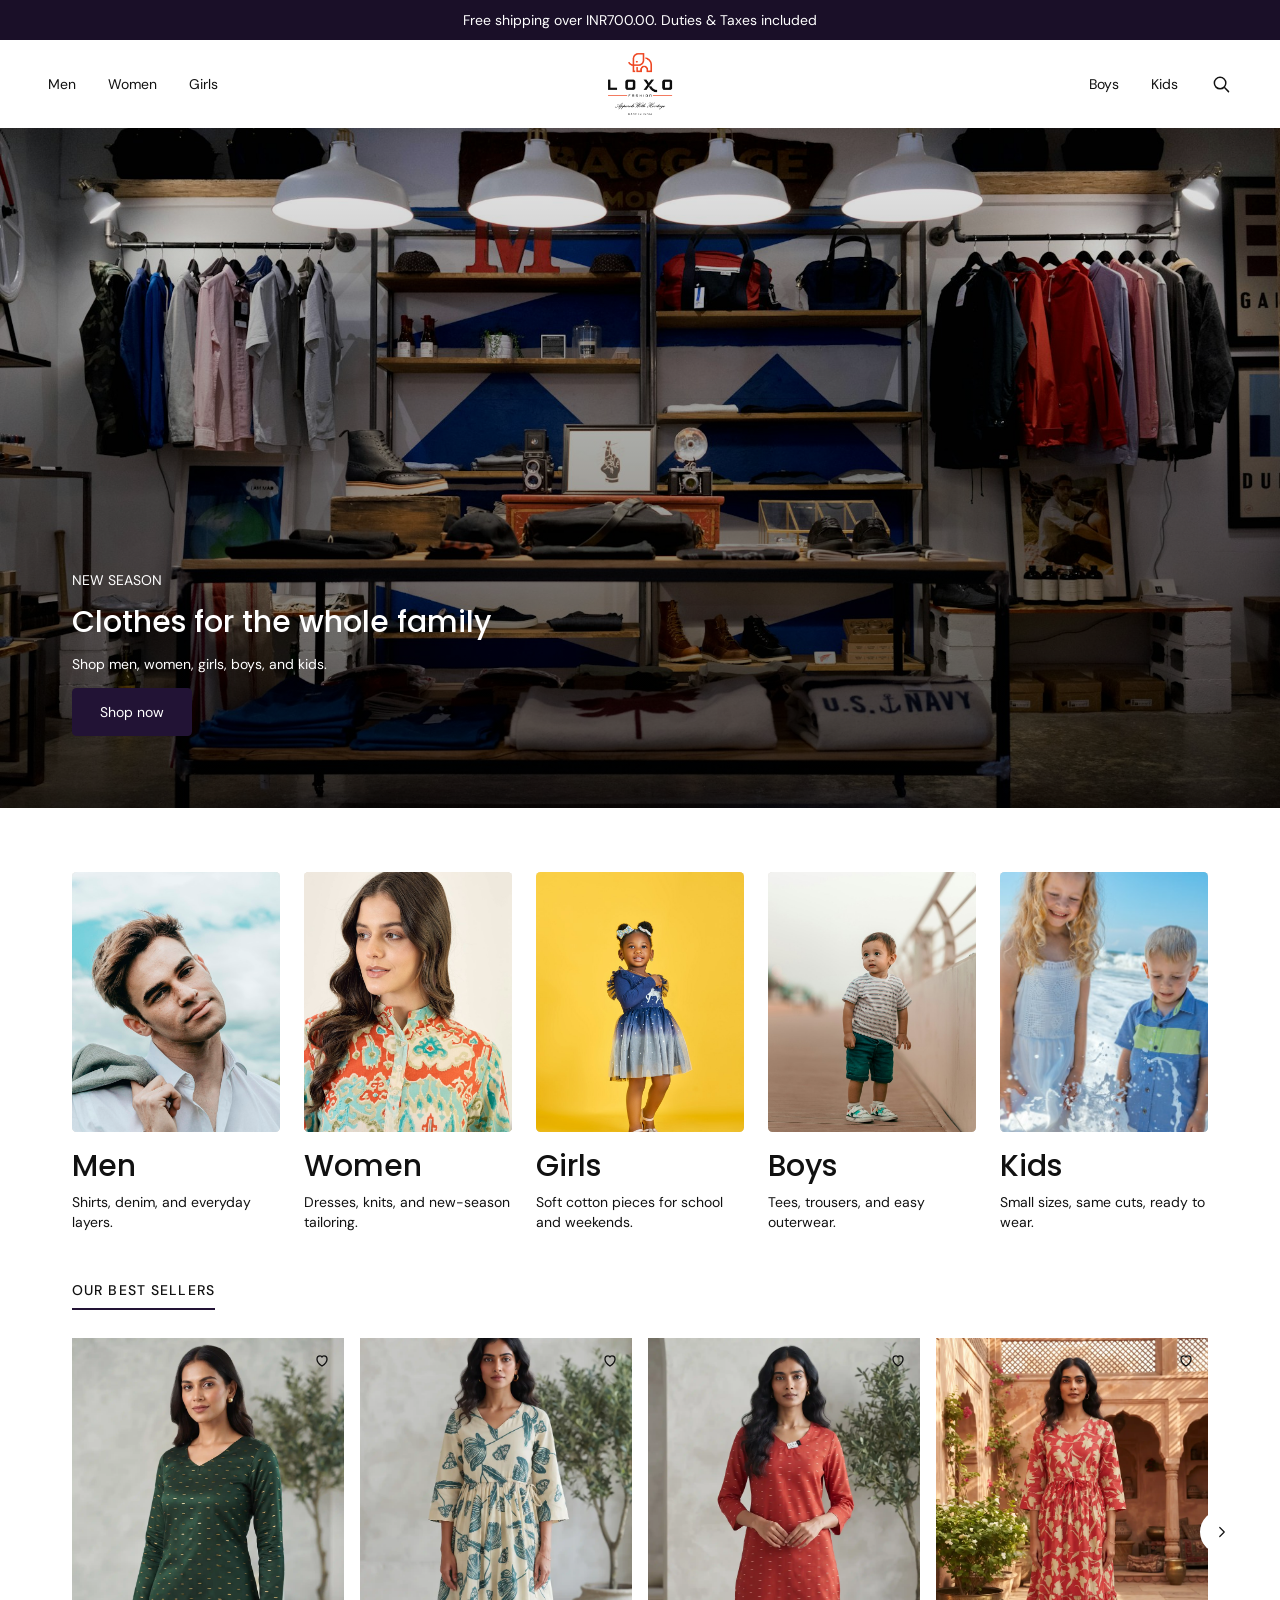
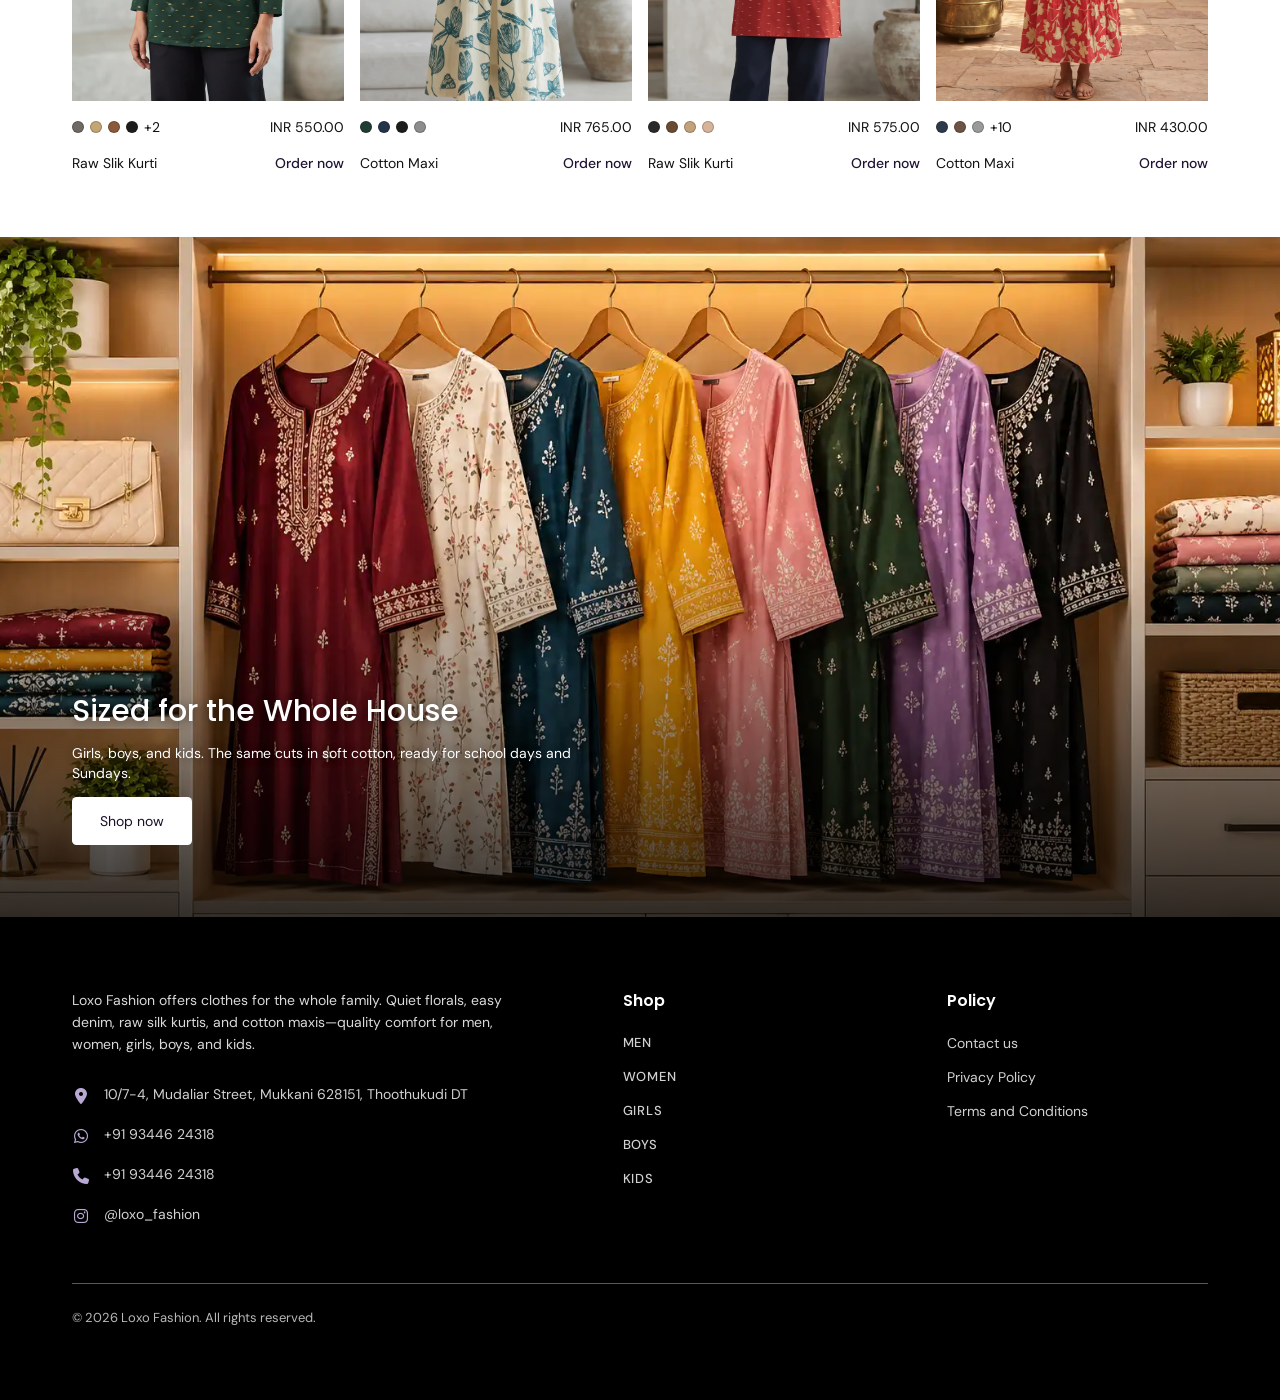
<file: index.html>
<!DOCTYPE html>
<html lang="en">
  <head>
    <meta charset="UTF-8" />
    <meta name="viewport" content="width=device-width, initial-scale=1" />
    <title>Loxo Fashion</title>
    <link rel="preconnect" href="https://fonts.googleapis.com" />
    <link rel="preconnect" href="https://fonts.gstatic.com" crossorigin />
    <link
      href="https://fonts.googleapis.com/css2?family=DM+Sans:opsz,wght@9..40,400;9..40,500&family=Poppins:wght@400;500;600&display=swap"
      rel="stylesheet"
    />
    <link rel="stylesheet" href="https://cdnjs.cloudflare.com/ajax/libs/font-awesome/6.7.2/css/all.min.css" />
    <link rel="stylesheet" href="styles.css" />
  </head>
  <body>
    <p class="promo">Free shipping over INR700.00. Duties &amp; Taxes included</p>

    <header class="header" data-header>
      <button class="menu-toggle" type="button" aria-expanded="false" aria-controls="site-nav" data-menu-toggle>
        <span class="visually-hidden">Menu</span>
        <svg width="22" height="22" viewBox="0 0 24 24" fill="none" stroke="currentColor" stroke-width="1.6" aria-hidden="true">
          <path d="M4 7h16M4 12h16M4 17h16" stroke-linecap="round" />
        </svg>
      </button>

      <nav class="nav nav-left" id="site-nav" aria-label="Categories" data-nav>
        <a href="#men">Men</a>
        <a href="#women">Women</a>
        <a href="#girls">Girls</a>
        <a class="nav-right-link" href="#boys">Boys</a>
        <a class="nav-right-link" href="#kids">Kids</a>
      </nav>

      <a class="logo" href="#top"><img src="images/l.png" alt="Loxo Fashion" width="72" height="72" /></a>

      <div class="nav nav-right">
        <a href="#boys">Boys</a>
        <a href="#kids">Kids</a>
        <button class="search-toggle" type="button" aria-expanded="false" aria-controls="search-panel" data-search-toggle>
          <span class="visually-hidden">Search</span>
          <svg width="22" height="22" viewBox="0 0 24 24" fill="none" stroke="currentColor" stroke-width="1.6" stroke-linecap="round" aria-hidden="true">
            <circle cx="11" cy="11" r="6.25" />
            <path d="M16.1 16.2 20.2 20.3" />
          </svg>
        </button>
      </div>

      <form class="search-panel" id="search-panel" role="search" hidden data-search-panel>
        <label class="visually-hidden" for="search-input">Search Loxo Fashion</label>
        <input id="search-input" type="search" name="q" placeholder="Search men, women, girls, boys, kids" data-search-input />
        <button class="search-close" type="button" data-search-close>Close</button>
      </form>
    </header>

    <main id="top">
      <section class="hero" aria-label="New season">
        <div class="hero-copy">
          <p class="eyebrow">New season</p>
          <h1>Clothes for the whole family</h1>
          <p class="hero-text">Shop men, women, girls, boys, and kids.</p>
          <a class="cta" href="#men">Shop now</a>
        </div>
      </section>

      <section class="catalog" aria-label="Categories">
        <h2 class="visually-hidden">Shop by category</h2>
        <article id="men">
          <img class="catalog-photo" src="images/cat-men.jpg" alt="Man in a white shirt" style="object-position: center 30%" loading="lazy" />
          <h3>Men</h3><p>Shirts, denim, and everyday layers.</p>
        </article>
        <article id="women">
          <img class="catalog-photo" src="images/cat-women.jpg" alt="Woman in a printed kurti" style="object-position: center 30%" loading="lazy" />
          <h3>Women</h3><p>Dresses, knits, and new-season tailoring.</p>
        </article>
        <article id="girls">
          <img class="catalog-photo" src="images/cat-girls.jpg" alt="Girl in a starry blue dress" style="object-position: center 30%" loading="lazy" />
          <h3>Girls</h3><p>Soft cotton pieces for school and weekends.</p>
        </article>
        <article id="boys">
          <img class="catalog-photo" src="images/cat-boys.jpg" alt="Boy in a striped tee and denim shorts" style="object-position: center 35%" loading="lazy" />
          <h3>Boys</h3><p>Tees, trousers, and easy outerwear.</p>
        </article>
        <article id="kids">
          <img class="catalog-photo" src="images/cat-kids.jpg" alt="Two kids playing at the beach" style="object-position: center 30%" loading="lazy" />
          <h3>Kids</h3><p>Small sizes, same cuts, ready to wear.</p>
        </article>
      </section>

      <section class="sellers" id="sellers" aria-labelledby="sellers-title">
        <h2 id="sellers-title">Our best sellers</h2>
        <div class="sellers-row" data-sellers>
          <article class="product">
            <div class="product-photo" style="background-image: url('images/Raw_silk_kurti.webp')">
              <a class="product-open" href="product.html?item=mission-ridge-straight-chino"><span class="visually-hidden">Raw Slik Kurti</span></a>
              <button class="wish" type="button" aria-label="Save Raw Slik Kurti" aria-pressed="false">
                <svg width="20" height="20" viewBox="0 0 24 24" fill="none" stroke="currentColor" stroke-width="1.6" aria-hidden="true"><path d="M12 19.2S6 15.5 6 11.1C6 8.7 7.8 7 9.7 7c1.15 0 2.05.55 2.3 1.45C12.25 7.55 13.15 7 14.3 7 16.2 7 18 8.7 18 11.1c0 4.4-6 8.1-6 8.1z" stroke-linejoin="round" /></svg>
              </button>
            </div>
            <div class="swatch-row">
              <div class="swatches" aria-hidden="true"><i style="background:#6e6a64"></i><i style="background:#c4a574"></i><i style="background:#8a5a3a"></i><i style="background:#1c1c1c"></i><span>+2</span></div>
              <p class="product-price">INR 550.00</p>
            </div>
            <div class="product-meta"><p><a href="product.html?item=mission-ridge-straight-chino">Raw Slik Kurti</a></p><a class="order-now" href="product.html?item=mission-ridge-straight-chino">Order now</a></div>
          </article>
          <article class="product">
            <div class="product-photo" style="background-image: url('images/Cotton_Maxi.webp')">
              <a class="product-open" href="product.html?item=mens-alpineglo-sweater"><span class="visually-hidden">Cotton Maxi</span></a>
              <button class="wish" type="button" aria-label="Save Cotton Maxi" aria-pressed="false">
                <svg width="20" height="20" viewBox="0 0 24 24" fill="none" stroke="currentColor" stroke-width="1.6" aria-hidden="true"><path d="M12 19.2S6 15.5 6 11.1C6 8.7 7.8 7 9.7 7c1.15 0 2.05.55 2.3 1.45C12.25 7.55 13.15 7 14.3 7 16.2 7 18 8.7 18 11.1c0 4.4-6 8.1-6 8.1z" stroke-linejoin="round" /></svg>
              </button>
            </div>
            <div class="swatch-row">
              <div class="swatches" aria-hidden="true"><i style="background:#1f3d34"></i><i style="background:#24324a"></i><i style="background:#1c1c1c"></i><i style="background:#8d8d8d"></i></div>
              <p class="product-price">INR 765.00</p>
            </div>
            <div class="product-meta"><p><a href="product.html?item=mens-alpineglo-sweater">Cotton Maxi</a></p><a class="order-now" href="product.html?item=mens-alpineglo-sweater">Order now</a></div>
          </article>
          <article class="product">
            <div class="product-photo" style="background-image: url('images/Raw_silk_kurti_03.webp')">
              <a class="product-open" href="product.html?item=coaster-cord-lean-pant"><span class="visually-hidden">Raw Slik Kurti</span></a>
              <button class="wish" type="button" aria-label="Save Raw Slik Kurti" aria-pressed="false">
                <svg width="20" height="20" viewBox="0 0 24 24" fill="none" stroke="currentColor" stroke-width="1.6" aria-hidden="true"><path d="M12 19.2S6 15.5 6 11.1C6 8.7 7.8 7 9.7 7c1.15 0 2.05.55 2.3 1.45C12.25 7.55 13.15 7 14.3 7 16.2 7 18 8.7 18 11.1c0 4.4-6 8.1-6 8.1z" stroke-linejoin="round" /></svg>
              </button>
            </div>
            <div class="swatch-row">
              <div class="swatches" aria-hidden="true"><i style="background:#2a2a2a"></i><i style="background:#6b4a32"></i><i style="background:#c2a27a"></i><i style="background:#d7b39a"></i></div>
              <p class="product-price">INR 575.00</p>
            </div>
            <div class="product-meta"><p><a href="product.html?item=coaster-cord-lean-pant">Raw Slik Kurti</a></p><a class="order-now" href="product.html?item=coaster-cord-lean-pant">Order now</a></div>
          </article>
          <article class="product">
            <div class="product-photo" style="background-image: url('images/Cotton_Maxi_02.webp')">
              <a class="product-open" href="product.html?item=airsmyth-shirt"><span class="visually-hidden">Cotton Maxi</span></a>
              <button class="wish" type="button" aria-label="Save Cotton Maxi" aria-pressed="false">
                <svg width="20" height="20" viewBox="0 0 24 24" fill="none" stroke="currentColor" stroke-width="1.6" aria-hidden="true"><path d="M12 19.2S6 15.5 6 11.1C6 8.7 7.8 7 9.7 7c1.15 0 2.05.55 2.3 1.45C12.25 7.55 13.15 7 14.3 7 16.2 7 18 8.7 18 11.1c0 4.4-6 8.1-6 8.1z" stroke-linejoin="round" /></svg>
              </button>
            </div>
            <div class="swatch-row">
              <div class="swatches" aria-hidden="true"><i style="background:#2c3a4a"></i><i style="background:#6d5344"></i><i style="background:#9a9a9a"></i><span>+10</span></div>
              <p class="product-price">INR 430.00</p>
            </div>
            <div class="product-meta"><p><a href="product.html?item=airsmyth-shirt">Cotton Maxi</a></p><a class="order-now" href="product.html?item=airsmyth-shirt">Order now</a></div>
          </article>
          <article class="product">
            <div class="product-photo" style="background-image: url('images/Raw_silk_kurti.webp')">
              <a class="product-open" href="product.html?item=harbor-wool-overshirt"><span class="visually-hidden">Raw Slik Kurti</span></a>
              <button class="wish" type="button" aria-label="Save Raw Slik Kurti" aria-pressed="false">
                <svg width="20" height="20" viewBox="0 0 24 24" fill="none" stroke="currentColor" stroke-width="1.6" aria-hidden="true"><path d="M12 19.2S6 15.5 6 11.1C6 8.7 7.8 7 9.7 7c1.15 0 2.05.55 2.3 1.45C12.25 7.55 13.15 7 14.3 7 16.2 7 18 8.7 18 11.1c0 4.4-6 8.1-6 8.1z" stroke-linejoin="round" /></svg>
              </button>
            </div>
            <div class="swatch-row">
              <div class="swatches" aria-hidden="true"><i style="background:#4a4038"></i><i style="background:#8c7355"></i><i style="background:#1c1c1c"></i><span>+3</span></div>
              <p class="product-price">INR 690.00</p>
            </div>
            <div class="product-meta"><p><a href="product.html?item=harbor-wool-overshirt">Raw Slik Kurti</a></p><a class="order-now" href="product.html?item=harbor-wool-overshirt">Order now</a></div>
          </article>
          <article class="product">
            <div class="product-photo" style="background-image: url('images/cotton_maxi_03.webp')">
              <a class="product-open" href="product.html?item=ridgeline-denim-jacket"><span class="visually-hidden">Cotton Maxi</span></a>
              <button class="wish" type="button" aria-label="Save Cotton Maxi" aria-pressed="false">
                <svg width="20" height="20" viewBox="0 0 24 24" fill="none" stroke="currentColor" stroke-width="1.6" aria-hidden="true"><path d="M12 19.2S6 15.5 6 11.1C6 8.7 7.8 7 9.7 7c1.15 0 2.05.55 2.3 1.45C12.25 7.55 13.15 7 14.3 7 16.2 7 18 8.7 18 11.1c0 4.4-6 8.1-6 8.1z" stroke-linejoin="round" /></svg>
              </button>
            </div>
            <div class="swatch-row">
              <div class="swatches" aria-hidden="true"><i style="background:#3d4f66"></i><i style="background:#1c2833"></i><i style="background:#6e7f91"></i></div>
              <p class="product-price">INR 820.00</p>
            </div>
            <div class="product-meta"><p><a href="product.html?item=ridgeline-denim-jacket">Cotton Maxi</a></p><a class="order-now" href="product.html?item=ridgeline-denim-jacket">Order now</a></div>
          </article>
          <article class="product">
            <div class="product-photo" style="background-image: url('images/Raw_silk_kurti_03.webp')">
              <a class="product-open" href="product.html?item=fieldday-cotton-tee"><span class="visually-hidden">Raw Slik Kurti</span></a>
              <button class="wish" type="button" aria-label="Save Raw Slik Kurti" aria-pressed="false">
                <svg width="20" height="20" viewBox="0 0 24 24" fill="none" stroke="currentColor" stroke-width="1.6" aria-hidden="true"><path d="M12 19.2S6 15.5 6 11.1C6 8.7 7.8 7 9.7 7c1.15 0 2.05.55 2.3 1.45C12.25 7.55 13.15 7 14.3 7 16.2 7 18 8.7 18 11.1c0 4.4-6 8.1-6 8.1z" stroke-linejoin="round" /></svg>
              </button>
            </div>
            <div class="swatch-row">
              <div class="swatches" aria-hidden="true"><i style="background:#efe8dc"></i><i style="background:#1c1c1c"></i><i style="background:#6b4a32"></i><i style="background:#2f4a3c"></i></div>
              <p class="product-price">INR 320.00</p>
            </div>
            <div class="product-meta"><p><a href="product.html?item=fieldday-cotton-tee">Raw Slik Kurti</a></p><a class="order-now" href="product.html?item=fieldday-cotton-tee">Order now</a></div>
          </article>
          <article class="product">
            <div class="product-photo" style="background-image: url('images/cotton_Maxi_05.webp')">
              <a class="product-open" href="product.html?item=northline-chore-coat"><span class="visually-hidden">Cotton Maxi</span></a>
              <button class="wish" type="button" aria-label="Save Cotton Maxi" aria-pressed="false">
                <svg width="20" height="20" viewBox="0 0 24 24" fill="none" stroke="currentColor" stroke-width="1.6" aria-hidden="true"><path d="M12 19.2S6 15.5 6 11.1C6 8.7 7.8 7 9.7 7c1.15 0 2.05.55 2.3 1.45C12.25 7.55 13.15 7 14.3 7 16.2 7 18 8.7 18 11.1c0 4.4-6 8.1-6 8.1z" stroke-linejoin="round" /></svg>
              </button>
            </div>
            <div class="swatch-row">
              <div class="swatches" aria-hidden="true"><i style="background:#5c6b4a"></i><i style="background:#c4b49a"></i><i style="background:#2a2a2a"></i><span>+4</span></div>
              <p class="product-price">INR 910.00</p>
            </div>
            <div class="product-meta"><p><a href="product.html?item=northline-chore-coat">Cotton Maxi</a></p><a class="order-now" href="product.html?item=northline-chore-coat">Order now</a></div>
          </article>
        </div>
        <button class="sellers-next" type="button" data-sellers-next aria-label="Next best sellers">
          <svg width="18" height="18" viewBox="0 0 24 24" fill="none" stroke="currentColor" stroke-width="1.6" aria-hidden="true"><path d="M9 6l6 6-6 6" stroke-linecap="round" stroke-linejoin="round" /></svg>
        </button>
      </section>

      <section class="banner" id="house" aria-label="Sized for the whole house">
        <div class="banner-image" role="img" aria-label="Warmly lit kurti wardrobe display at Loxo Fashion">
          <div class="banner-copy">
            <h2>Sized for the Whole House</h2>
            <p>Girls, boys, and kids. The same cuts in soft cotton, ready for school days and Sundays.</p>
            <a class="cta" href="#kids">Shop now</a>
          </div>
        </div>
      </section>
    </main>

    <footer class="site-footer">
      <div class="footer-columns">
        <div class="footer-about">
          <p class="footer-about-text">
            Loxo Fashion offers clothes for the whole family. Quiet florals, easy denim, raw silk kurtis, and cotton
            maxis—quality comfort for men, women, girls, boys, and kids.
          </p>
          <ul class="footer-contact">
            <li>
              <i class="fa-solid fa-location-dot" aria-hidden="true"></i>
              <span>10/7-4, Mudaliar Street, Mukkani 628151, Thoothukudi DT</span>
            </li>
            <li>
              <i class="fa-brands fa-whatsapp" aria-hidden="true"></i>
              <a href="https://wa.me/919344624318" target="_blank" rel="noopener noreferrer">+91&nbsp;93446&nbsp;24318</a>
            </li>
            <li>
              <i class="fa-solid fa-phone" aria-hidden="true"></i>
              <a href="tel:+919344624318">+91&nbsp;93446&nbsp;24318</a>
            </li>
            <li>
              <i class="fa-brands fa-instagram" aria-hidden="true"></i>
              <a href="https://www.instagram.com/loxo_fashion" target="_blank" rel="noopener noreferrer">@loxo_fashion</a>
            </li>
          </ul>
        </div>

        <nav class="footer-column" aria-labelledby="footer-shop-title">
          <p class="footer-column-title" id="footer-shop-title">Shop</p>
          <div class="footer-links footer-links-shop">
            <a href="#men">Men</a>
            <a href="#women">Women</a>
            <a href="#girls">Girls</a>
            <a href="#boys">Boys</a>
            <a href="#kids">Kids</a>
          </div>
        </nav>

        <nav class="footer-column" aria-labelledby="footer-policy-title">
          <p class="footer-column-title" id="footer-policy-title">Policy</p>
          <div class="footer-links">
            <a href="contact.html">Contact us</a>
            <a href="privacy.html">Privacy Policy</a>
            <a href="terms.html">Terms and Conditions</a>
          </div>
        </nav>
      </div>

      <div class="footer-base">
        <p>© 2026 Loxo Fashion. All rights reserved.</p>
      </div>
    </footer>

    <script src="products-data.js"></script>
    <script src="orders.js"></script>
    <script src="main.js"></script>
  </body>
</html>
</file>
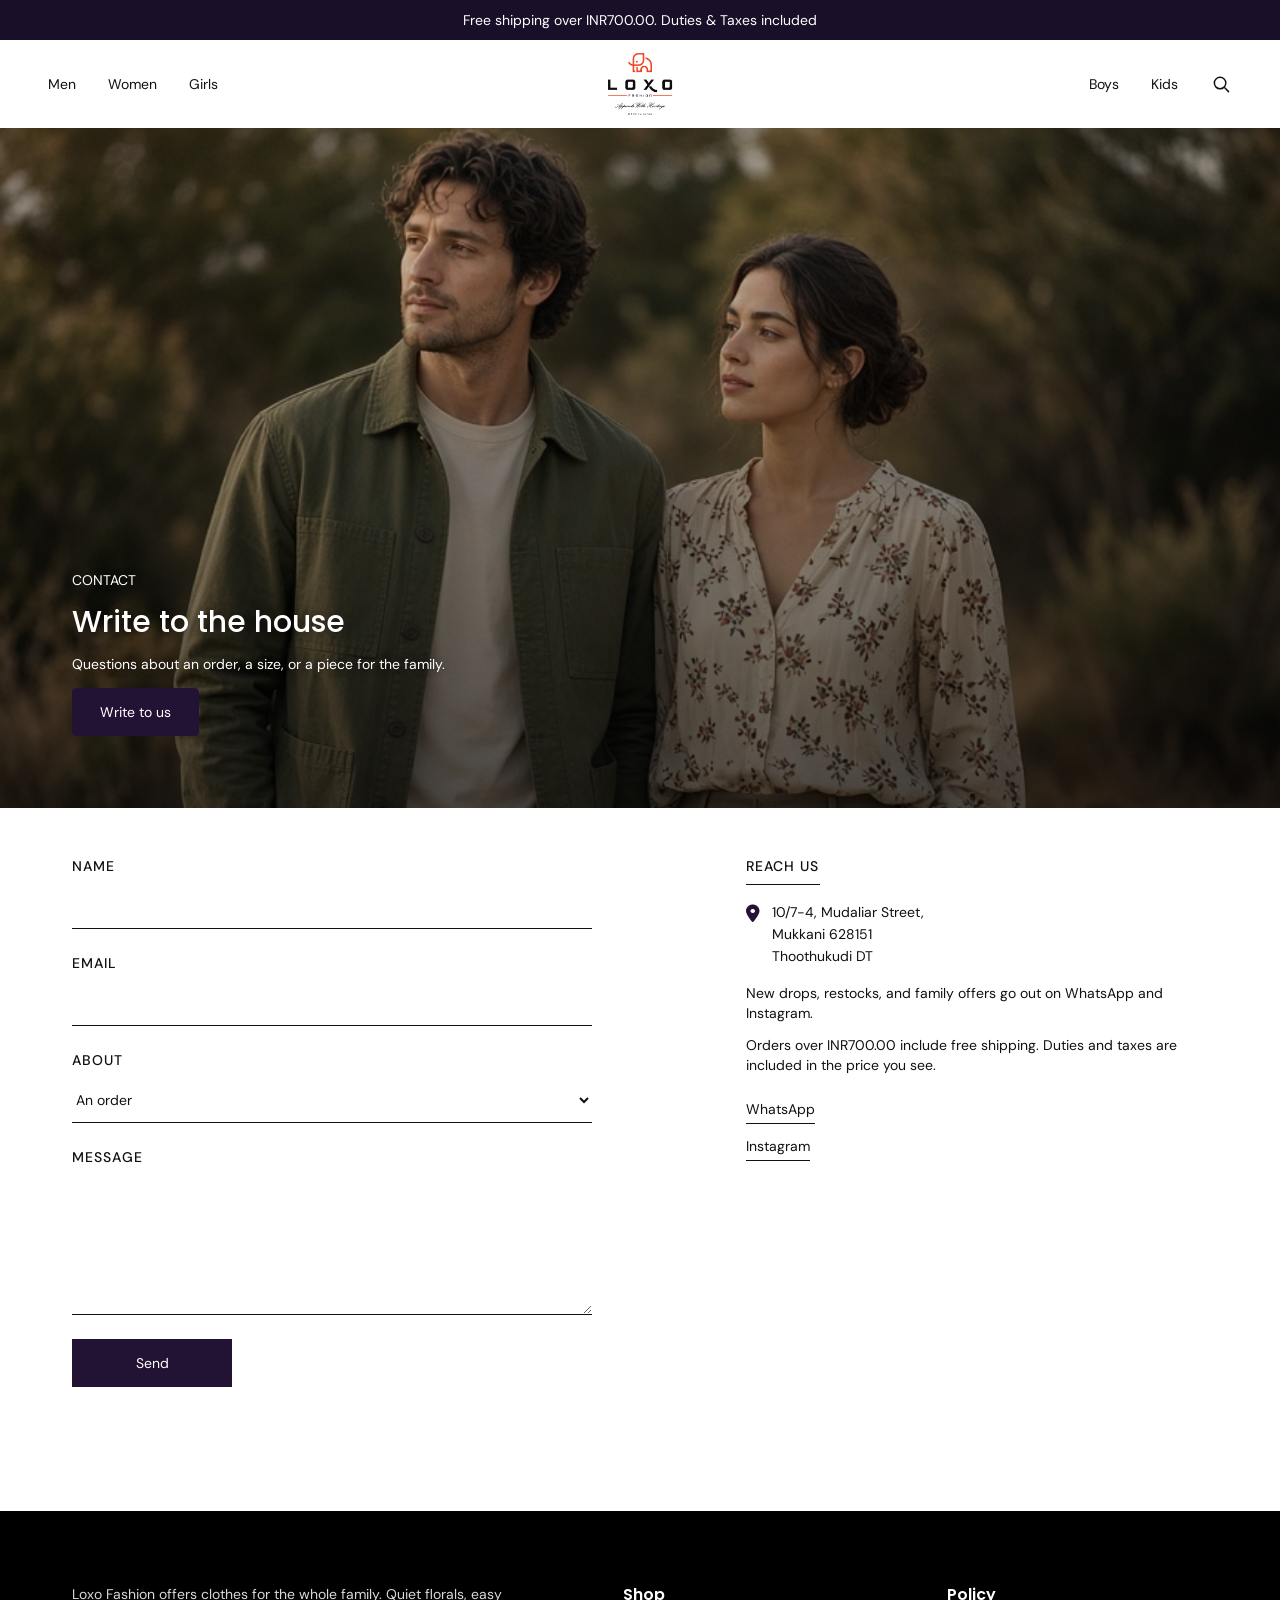
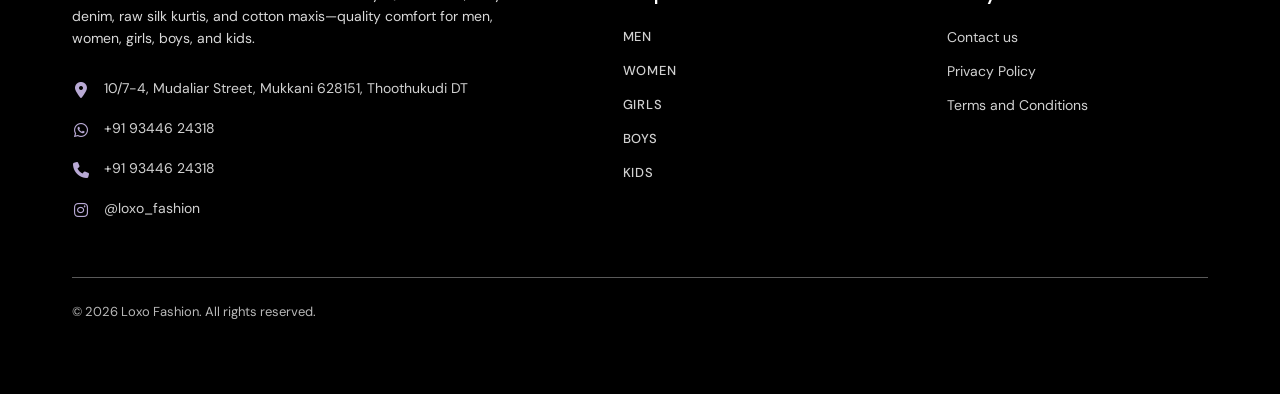
<file: contact.html>
<!DOCTYPE html>
<html lang="en">
  <head>
    <meta charset="UTF-8" />
    <meta name="viewport" content="width=device-width, initial-scale=1" />
    <title>Contact — Loxo Fashion</title>
    <link rel="preconnect" href="https://fonts.googleapis.com" />
    <link rel="preconnect" href="https://fonts.gstatic.com" crossorigin />
    <link
      href="https://fonts.googleapis.com/css2?family=DM+Sans:opsz,wght@9..40,400;9..40,500&family=Poppins:wght@400;500;600&display=swap"
      rel="stylesheet"
    />
    <link rel="stylesheet" href="https://cdnjs.cloudflare.com/ajax/libs/font-awesome/6.7.2/css/all.min.css" />
    <link rel="stylesheet" href="styles.css" />
  </head>
  <body>
    <p class="promo">Free shipping over INR700.00. Duties &amp; Taxes included</p>

    <header class="header" data-header>
      <button class="menu-toggle" type="button" aria-expanded="false" aria-controls="site-nav" data-menu-toggle>
        <span class="visually-hidden">Menu</span>
        <svg width="22" height="22" viewBox="0 0 24 24" fill="none" stroke="currentColor" stroke-width="1.6" aria-hidden="true">
          <path d="M4 7h16M4 12h16M4 17h16" stroke-linecap="round" />
        </svg>
      </button>

      <nav class="nav nav-left" id="site-nav" aria-label="Categories" data-nav>
        <a href="index.html#men">Men</a>
        <a href="index.html#women">Women</a>
        <a href="index.html#girls">Girls</a>
        <a class="nav-right-link" href="index.html#boys">Boys</a>
        <a class="nav-right-link" href="index.html#kids">Kids</a>
      </nav>

      <a class="logo" href="index.html"><img src="images/l.png" alt="Loxo Fashion" width="72" height="72" /></a>

      <div class="nav nav-right">
        <a href="index.html#boys">Boys</a>
        <a href="index.html#kids">Kids</a>
        <button class="search-toggle" type="button" aria-expanded="false" aria-controls="search-panel" data-search-toggle>
          <span class="visually-hidden">Search</span>
          <svg width="22" height="22" viewBox="0 0 24 24" fill="none" stroke="currentColor" stroke-width="1.6" stroke-linecap="round" aria-hidden="true">
            <circle cx="11" cy="11" r="6.25" />
            <path d="M16.1 16.2 20.2 20.3" />
          </svg>
        </button>
      </div>

      <form class="search-panel" id="search-panel" role="search" hidden data-search-panel>
        <label class="visually-hidden" for="search-input">Search Loxo Fashion</label>
        <input id="search-input" type="search" name="q" placeholder="Search men, women, girls, boys, kids" data-search-input />
        <button class="search-close" type="button" data-search-close>Close</button>
      </form>
    </header>

    <main>
      <section class="hero contact-hero" aria-labelledby="contact-title">
        <div class="hero-copy">
          <p class="eyebrow">Contact</p>
          <h1 id="contact-title">Write to the house</h1>
          <p class="hero-text">Questions about an order, a size, or a piece for the family.</p>
          <a class="cta" href="#write">Write to us</a>
        </div>
      </section>

      <div class="contact" id="write">
      <section aria-label="Message">
        <form class="contact-form" data-contact>
          <label class="contact-field">
            <span>Name</span>
            <input type="text" name="name" required autocomplete="name" />
          </label>
          <label class="contact-field">
            <span>Email</span>
            <input type="email" name="email" required autocomplete="email" />
          </label>
          <label class="contact-field">
            <span>About</span>
            <select name="about">
              <option>An order</option>
              <option>Sizing</option>
              <option>The house</option>
            </select>
          </label>
          <label class="contact-field">
            <span>Message</span>
            <textarea name="message" required></textarea>
          </label>
          <button class="order-submit" type="submit">Send</button>
          <p class="contact-status" data-contact-status role="status"></p>
        </form>
      </section>

      <aside class="contact-aside">
        <h2>Reach us</h2>
        <div class="contact-address-wrap">
          <i class="fa-solid fa-location-dot" aria-hidden="true"></i>
          <address class="contact-address">
            10/7-4, Mudaliar Street,<br />
            Mukkani 628151<br />
            Thoothukudi DT
          </address>
        </div>
        <p>New drops, restocks, and family offers go out on WhatsApp and Instagram.</p>
        <p>Orders over INR700.00 include free shipping. Duties and taxes are included in the price you see.</p>
        <div class="contact-ways">
          <a href="https://chat.whatsapp.com/" target="_blank" rel="noopener noreferrer">WhatsApp</a>
          <a href="https://www.instagram.com/loxo_fashion" target="_blank" rel="noopener noreferrer">Instagram</a>
        </div>
      </aside>
      </div>
    </main>

    <footer class="site-footer">
      <div class="footer-columns">
        <div class="footer-about">
          <p class="footer-about-text">
            Loxo Fashion offers clothes for the whole family. Quiet florals, easy denim, raw silk kurtis, and cotton
            maxis—quality comfort for men, women, girls, boys, and kids.
          </p>
          <ul class="footer-contact">
            <li>
              <i class="fa-solid fa-location-dot" aria-hidden="true"></i>
              <span>10/7-4, Mudaliar Street, Mukkani 628151, Thoothukudi DT</span>
            </li>
            <li>
              <i class="fa-brands fa-whatsapp" aria-hidden="true"></i>
              <a href="https://wa.me/919344624318" target="_blank" rel="noopener noreferrer">+91&nbsp;93446&nbsp;24318</a>
            </li>
            <li>
              <i class="fa-solid fa-phone" aria-hidden="true"></i>
              <a href="tel:+919344624318">+91&nbsp;93446&nbsp;24318</a>
            </li>
            <li>
              <i class="fa-brands fa-instagram" aria-hidden="true"></i>
              <a href="https://www.instagram.com/loxo_fashion" target="_blank" rel="noopener noreferrer">@loxo_fashion</a>
            </li>
          </ul>
        </div>

        <nav class="footer-column" aria-labelledby="footer-shop-title">
          <p class="footer-column-title" id="footer-shop-title">Shop</p>
          <div class="footer-links footer-links-shop">
            <a href="index.html#men">Men</a>
            <a href="index.html#women">Women</a>
            <a href="index.html#girls">Girls</a>
            <a href="index.html#boys">Boys</a>
            <a href="index.html#kids">Kids</a>
          </div>
        </nav>

        <nav class="footer-column" aria-labelledby="footer-policy-title">
          <p class="footer-column-title" id="footer-policy-title">Policy</p>
          <div class="footer-links">
            <a href="contact.html">Contact us</a>
            <a href="privacy.html">Privacy Policy</a>
            <a href="terms.html">Terms and Conditions</a>
          </div>
        </nav>
      </div>

      <div class="footer-base">
        <p>© 2026 Loxo Fashion. All rights reserved.</p>
      </div>
    </footer>

    <script src="main.js"></script>
    <script>
      const form = document.querySelector("[data-contact]");
      const status = document.querySelector("[data-contact-status]");

      form.addEventListener("submit", (event) => {
        event.preventDefault();
        const data = new FormData(form);
        status.textContent = "Message noted. " + data.get("name") + ", we will write back about " + String(data.get("about")).toLowerCase() + ".";
        form.reset();
      });
    </script>
  </body>
</html>
</file>
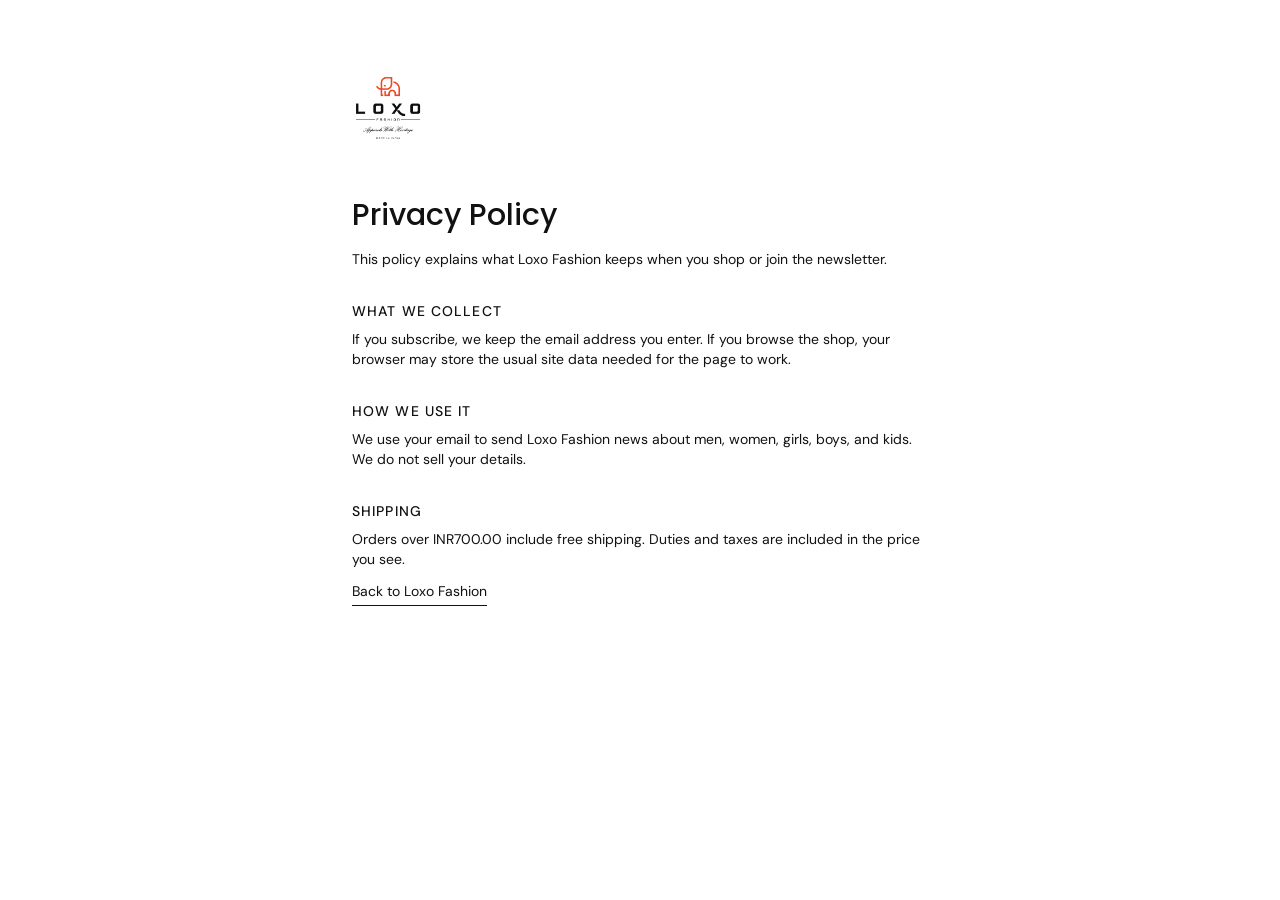
<file: privacy.html>
<!DOCTYPE html>
<html lang="en">
  <head>
    <meta charset="UTF-8" />
    <meta name="viewport" content="width=device-width, initial-scale=1" />
    <title>Privacy Policy — Loxo Fashion</title>
    <link rel="preconnect" href="https://fonts.googleapis.com" />
    <link rel="preconnect" href="https://fonts.gstatic.com" crossorigin />
    <link
      href="https://fonts.googleapis.com/css2?family=DM+Sans:opsz,wght@9..40,400;9..40,500&family=Poppins:wght@400;500;600&display=swap"
      rel="stylesheet"
    />
    <link rel="stylesheet" href="styles.css" />
  </head>
  <body>
    <main class="legal">
      <a class="legal-logo" href="index.html"><img src="images/l.png" alt="Loxo Fashion" width="72" height="72" /></a>
      <h1>Privacy Policy</h1>
      <p>This policy explains what Loxo Fashion keeps when you shop or join the newsletter.</p>
      <h2>What we collect</h2>
      <p>If you subscribe, we keep the email address you enter. If you browse the shop, your browser may store the usual site data needed for the page to work.</p>
      <h2>How we use it</h2>
      <p>We use your email to send Loxo Fashion news about men, women, girls, boys, and kids. We do not sell your details.</p>
      <h2>Shipping</h2>
      <p>Orders over INR700.00 include free shipping. Duties and taxes are included in the price you see.</p>
      <p class="legal-back"><a href="index.html">Back to Loxo Fashion</a></p>
    </main>
  </body>
</html>
</file>
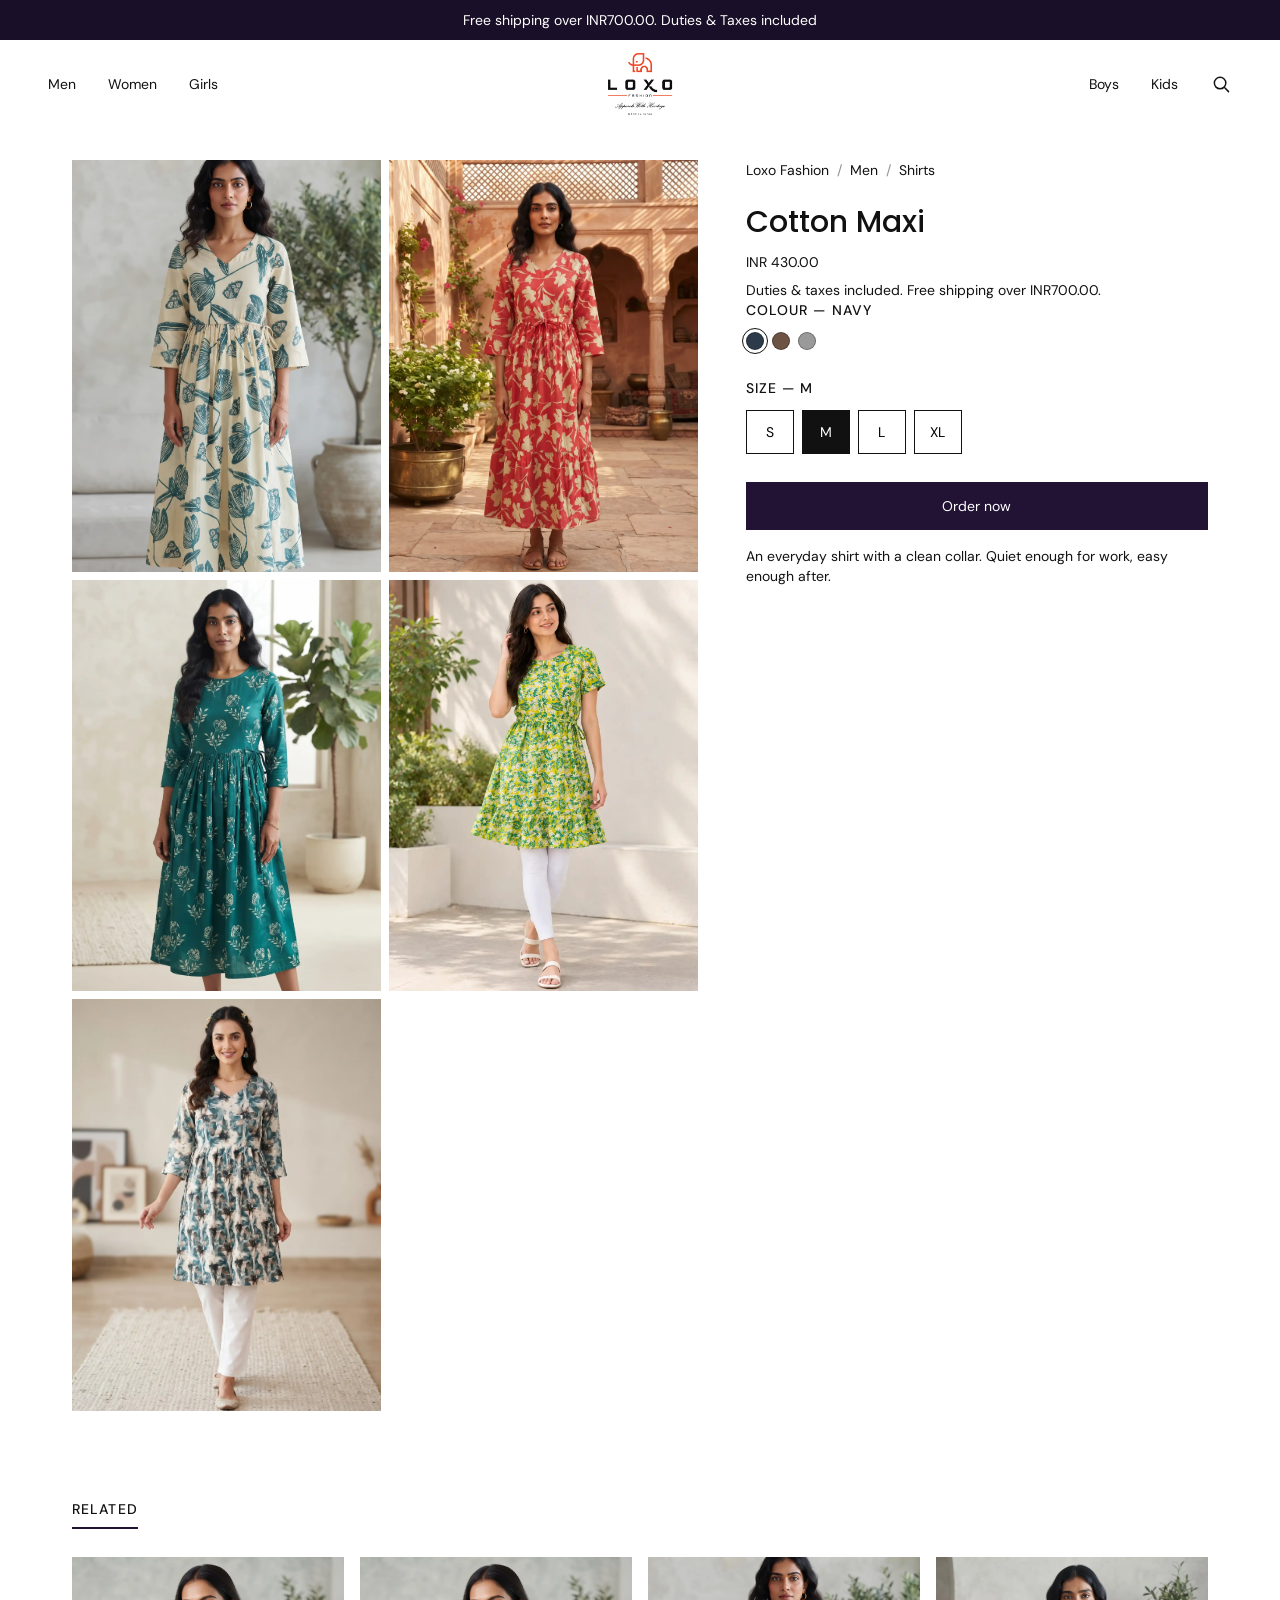
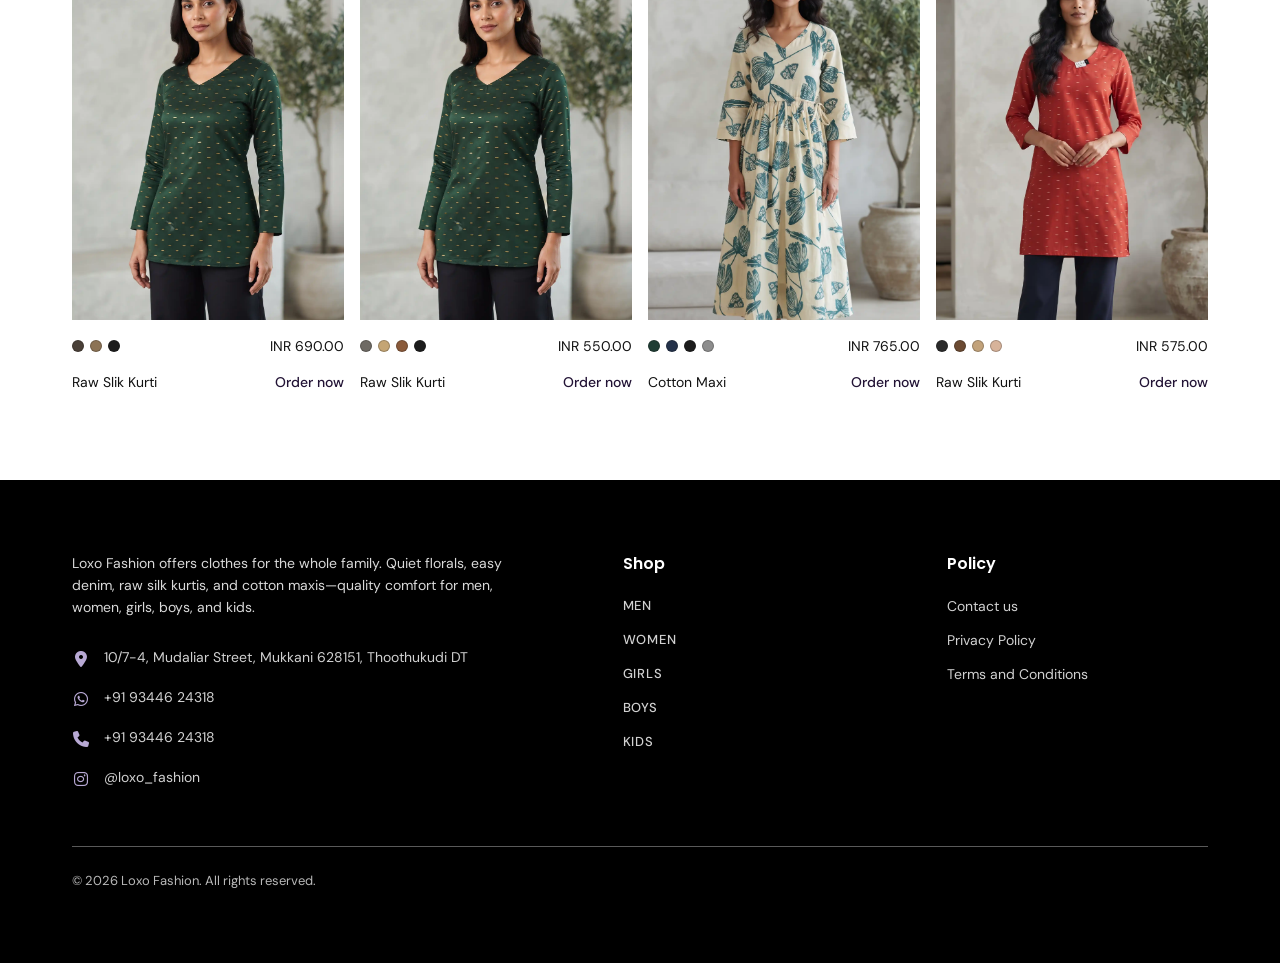
<file: product.html>
<!DOCTYPE html>
<html lang="en">
  <head>
    <meta charset="UTF-8" />
    <meta name="viewport" content="width=device-width, initial-scale=1" />
    <title>Loxo Fashion</title>
    <link rel="preconnect" href="https://fonts.googleapis.com" />
    <link rel="preconnect" href="https://fonts.gstatic.com" crossorigin />
    <link
      href="https://fonts.googleapis.com/css2?family=DM+Sans:opsz,wght@9..40,400;9..40,500&family=Poppins:wght@400;500;600&display=swap"
      rel="stylesheet"
    />
    <link rel="stylesheet" href="https://cdnjs.cloudflare.com/ajax/libs/font-awesome/6.7.2/css/all.min.css" />
    <link rel="stylesheet" href="styles.css" />
  </head>
  <body>
    <p class="promo">Free shipping over INR700.00. Duties &amp; Taxes included</p>

    <header class="header" data-header>
      <button class="menu-toggle" type="button" aria-expanded="false" aria-controls="site-nav" data-menu-toggle>
        <span class="visually-hidden">Menu</span>
        <svg width="22" height="22" viewBox="0 0 24 24" fill="none" stroke="currentColor" stroke-width="1.6" aria-hidden="true">
          <path d="M4 7h16M4 12h16M4 17h16" stroke-linecap="round" />
        </svg>
      </button>

      <nav class="nav nav-left" id="site-nav" aria-label="Categories" data-nav>
        <a href="index.html#men">Men</a>
        <a href="index.html#women">Women</a>
        <a href="index.html#girls">Girls</a>
        <a class="nav-right-link" href="index.html#boys">Boys</a>
        <a class="nav-right-link" href="index.html#kids">Kids</a>
      </nav>

      <a class="logo" href="index.html"><img src="images/l.png" alt="Loxo Fashion" width="72" height="72" /></a>

      <div class="nav nav-right">
        <a href="index.html#boys">Boys</a>
        <a href="index.html#kids">Kids</a>
        <button class="search-toggle" type="button" aria-expanded="false" aria-controls="search-panel" data-search-toggle>
          <span class="visually-hidden">Search</span>
          <svg width="22" height="22" viewBox="0 0 24 24" fill="none" stroke="currentColor" stroke-width="1.6" stroke-linecap="round" aria-hidden="true">
            <circle cx="11" cy="11" r="6.25" />
            <path d="M16.1 16.2 20.2 20.3" />
          </svg>
        </button>
      </div>

      <form class="search-panel" id="search-panel" role="search" hidden data-search-panel>
        <label class="visually-hidden" for="search-input">Search Loxo Fashion</label>
        <input id="search-input" type="search" name="q" placeholder="Search men, women, girls, boys, kids" data-search-input />
        <button class="search-close" type="button" data-search-close>Close</button>
      </form>
    </header>

    <main class="product-single">
      <div class="product-gallery" data-gallery></div>
      <div class="product-buy" data-buy></div>
    </main>

    <section class="related" aria-labelledby="related-title">
      <h2 id="related-title">Related</h2>
      <div class="related-row" data-related></div>
    </section>

    <dialog class="lightbox" data-lightbox aria-label="Image lightbox">
      <button class="lightbox-close" type="button" data-lightbox-close>Close</button>
      <div class="lightbox-frame">
        <button class="lightbox-nav" type="button" data-lightbox-prev aria-label="Previous image">
          <svg width="18" height="18" viewBox="0 0 24 24" fill="none" stroke="currentColor" stroke-width="1.6" aria-hidden="true"><path d="M15 6l-6 6 6 6" stroke-linecap="round" stroke-linejoin="round" /></svg>
        </button>
        <img alt="" data-lightbox-image />
        <button class="lightbox-nav" type="button" data-lightbox-next aria-label="Next image">
          <svg width="18" height="18" viewBox="0 0 24 24" fill="none" stroke="currentColor" stroke-width="1.6" aria-hidden="true"><path d="M9 6l6 6-6 6" stroke-linecap="round" stroke-linejoin="round" /></svg>
        </button>
      </div>
    </dialog>

    <footer class="site-footer">
      <div class="footer-columns">
        <div class="footer-about">
          <p class="footer-about-text">
            Loxo Fashion offers clothes for the whole family. Quiet florals, easy denim, raw silk kurtis, and cotton
            maxis—quality comfort for men, women, girls, boys, and kids.
          </p>
          <ul class="footer-contact">
            <li>
              <i class="fa-solid fa-location-dot" aria-hidden="true"></i>
              <span>10/7-4, Mudaliar Street, Mukkani 628151, Thoothukudi DT</span>
            </li>
            <li>
              <i class="fa-brands fa-whatsapp" aria-hidden="true"></i>
              <a href="https://wa.me/919344624318" target="_blank" rel="noopener noreferrer">+91&nbsp;93446&nbsp;24318</a>
            </li>
            <li>
              <i class="fa-solid fa-phone" aria-hidden="true"></i>
              <a href="tel:+919344624318">+91&nbsp;93446&nbsp;24318</a>
            </li>
            <li>
              <i class="fa-brands fa-instagram" aria-hidden="true"></i>
              <a href="https://www.instagram.com/loxo_fashion" target="_blank" rel="noopener noreferrer">@loxo_fashion</a>
            </li>
          </ul>
        </div>

        <nav class="footer-column" aria-labelledby="footer-shop-title">
          <p class="footer-column-title" id="footer-shop-title">Shop</p>
          <div class="footer-links footer-links-shop">
            <a href="index.html#men">Men</a>
            <a href="index.html#women">Women</a>
            <a href="index.html#girls">Girls</a>
            <a href="index.html#boys">Boys</a>
            <a href="index.html#kids">Kids</a>
          </div>
        </nav>

        <nav class="footer-column" aria-labelledby="footer-policy-title">
          <p class="footer-column-title" id="footer-policy-title">Policy</p>
          <div class="footer-links">
            <a href="contact.html">Contact us</a>
            <a href="privacy.html">Privacy Policy</a>
            <a href="terms.html">Terms and Conditions</a>
          </div>
        </nav>
      </div>

      <div class="footer-base">
        <p>© 2026 Loxo Fashion. All rights reserved.</p>
      </div>
    </footer>

    <script src="products-data.js"></script>
    <script src="orders.js"></script>
    <script src="main.js"></script>
    <script src="product.js"></script>
  </body>
</html>
</file>
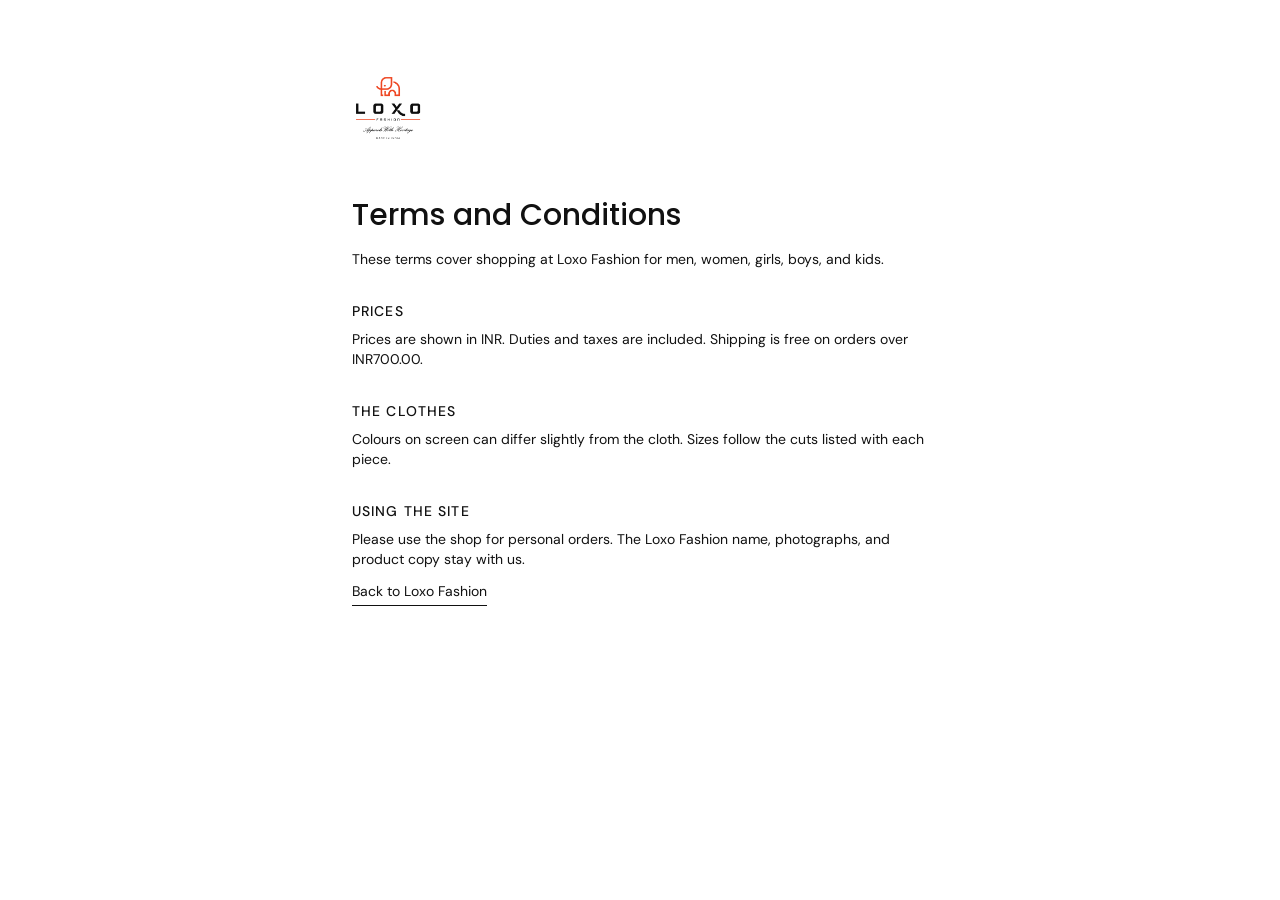
<file: terms.html>
<!DOCTYPE html>
<html lang="en">
  <head>
    <meta charset="UTF-8" />
    <meta name="viewport" content="width=device-width, initial-scale=1" />
    <title>Terms and Conditions — Loxo Fashion</title>
    <link rel="preconnect" href="https://fonts.googleapis.com" />
    <link rel="preconnect" href="https://fonts.gstatic.com" crossorigin />
    <link
      href="https://fonts.googleapis.com/css2?family=DM+Sans:opsz,wght@9..40,400;9..40,500&family=Poppins:wght@400;500;600&display=swap"
      rel="stylesheet"
    />
    <link rel="stylesheet" href="styles.css" />
  </head>
  <body>
    <main class="legal">
      <a class="legal-logo" href="index.html"><img src="images/l.png" alt="Loxo Fashion" width="72" height="72" /></a>
      <h1>Terms and Conditions</h1>
      <p>These terms cover shopping at Loxo Fashion for men, women, girls, boys, and kids.</p>
      <h2>Prices</h2>
      <p>Prices are shown in INR. Duties and taxes are included. Shipping is free on orders over INR700.00.</p>
      <h2>The clothes</h2>
      <p>Colours on screen can differ slightly from the cloth. Sizes follow the cuts listed with each piece.</p>
      <h2>Using the site</h2>
      <p>Please use the shop for personal orders. The Loxo Fashion name, photographs, and product copy stay with us.</p>
      <p class="legal-back"><a href="index.html">Back to Loxo Fashion</a></p>
    </main>
  </body>
</html>
</file>
<file: styles.css>
:root {
  --ink: #111111;
  --white: #ffffff;
  --black: #000000;
  --violet: #221335;
  --violet-deep: #1a0f28;
  --violet-soft: #ebe8f0;
  --font-primary: "Poppins", sans-serif;
  --font-secondary: "DM Sans", sans-serif;
}

* {
  box-sizing: border-box;
}

html {
  scroll-behavior: smooth;
}

body {
  margin: 0;
  background: var(--white);
  color: var(--ink);
  font-family: var(--font-secondary);
  font-size: 14px;
  font-weight: 400;
  line-height: 20px;
}

a {
  color: inherit;
  text-decoration: none;
}

button,
input,
textarea,
select {
  font: inherit;
}

.visually-hidden {
  position: absolute;
  width: 1px;
  height: 1px;
  padding: 0;
  margin: -1px;
  overflow: hidden;
  clip: rect(0, 0, 0, 0);
  white-space: nowrap;
  border: 0;
}

.promo {
  display: flex;
  align-items: center;
  justify-content: center;
  height: 40px;
  margin: 0;
  background: var(--violet-deep);
  color: var(--white);
  font-size: 14px;
  line-height: 20px;
  text-align: center;
}

.header {
  position: sticky;
  top: 0;
  z-index: 20;
  display: grid;
  grid-template-columns: 1fr auto 1fr;
  align-items: center;
  height: 88px;
  padding: 0 48px;
  background: var(--white);
}

.menu-toggle {
  display: none;
}

.nav {
  display: flex;
  align-items: center;
  gap: 32px;
}

.nav a,
.search-close,
.search-toggle,
.menu-toggle {
  color: var(--ink);
}

.nav a:hover {
  color: var(--violet);
}

.nav-right {
  justify-content: flex-end;
}

.nav-right-link {
  display: none;
}

.logo {
  display: inline-flex;
  align-items: center;
  line-height: 0;
}

.logo img {
  display: block;
  width: auto;
  height: 72px;
  max-height: calc(88px - 16px);
}

.search-toggle,
.search-close,
.menu-toggle {
  align-items: center;
  justify-content: center;
  padding: 0;
  border: 0;
  background: transparent;
  cursor: pointer;
}

.search-toggle,
.search-close {
  display: inline-flex;
}

.search-panel {
  display: flex;
  grid-column: 1 / -1;
  align-items: center;
  gap: 16px;
  height: 56px;
}

.search-panel[hidden] {
  display: none;
}

.search-panel input {
  flex: 1;
  height: 40px;
  padding: 0 12px;
  border: 1px solid var(--ink);
  border-radius: 0;
  background: var(--white);
  color: var(--ink);
}

.search-panel input:focus {
  outline: 2px solid var(--ink);
  outline-offset: 2px;
}

.header.is-searching {
  height: auto;
  min-height: 88px;
  padding-bottom: 16px;
}

.hero {
  position: relative;
  display: flex;
  flex-direction: column;
  justify-content: flex-end;
  height: 680px;
  background-image: url("hero-clothing.jpg");
  background-position: center;
  background-size: cover;
  color: var(--white);
}

.hero::before {
  content: "";
  position: absolute;
  inset: 0;
  background-image: linear-gradient(180deg, rgba(0, 0, 0, 0.08) 0%, rgba(0, 0, 0, 0.62) 100%);
}

.hero-copy {
  position: relative;
  z-index: 1;
  display: flex;
  flex-direction: column;
  align-items: flex-start;
  gap: 14px;
  padding: 0 72px 72px;
}

.eyebrow,
.hero h1,
.banner h2,
.hero-text {
  margin: 0;
}

.eyebrow {
  font-size: 14px;
  line-height: 20px;
  letter-spacing: 0;
  text-transform: uppercase;
}

.hero h1,
.banner h2 {
  font-family: var(--font-primary);
  font-size: 30px;
  font-weight: 500;
  line-height: 36px;
  letter-spacing: 0;
}

.banner {
  color: var(--white);
}

.banner-image {
  position: relative;
  display: flex;
  flex-direction: column;
  justify-content: flex-end;
  height: 680px;
  background-image: url("images/Warmly Lit Kurti Wardrobe Display.webp");
  background-position: center;
  background-size: cover;
}

.banner-image::before {
  content: "";
  position: absolute;
  inset: 0;
  background-image: linear-gradient(180deg, rgba(0, 0, 0, 0) 42%, rgba(0, 0, 0, 0.78) 100%);
}

.banner-copy {
  position: relative;
  z-index: 1;
  display: flex;
  flex-direction: column;
  align-items: flex-start;
  gap: 14px;
  padding: 0 72px 72px;
}

.banner-copy h2,
.banner-copy p {
  margin: 0;
  text-shadow: 0 1px 10px rgba(0, 0, 0, 0.45);
}

.banner-copy p {
  max-width: 36em;
}

.banner-copy .cta {
  background: var(--white);
  color: var(--violet-deep);
}

.banner-copy .cta:hover {
  background: var(--violet-soft);
  color: var(--violet-deep);
}

.hero-text {
  font-size: 14px;
  line-height: 20px;
}

.contact-hero {
  background-image: url("images/split-left.jpg");
  background-position: center top;
}

.contact-hero .hero-copy h1,
.contact-hero .hero-copy p {
  text-shadow: 0 1px 10px rgba(0, 0, 0, 0.45);
}

.cta {
  display: inline-flex;
  align-items: center;
  justify-content: center;
  padding: 14px 28px;
  border-radius: 4.5px;
  background: var(--violet);
  color: var(--white);
  font-size: 14px;
  line-height: 20px;
  transition: background 0.2s ease;
}

.cta:hover {
  background: var(--violet-deep);
}

.cta:focus-visible,
.nav a:focus-visible,
.logo:focus-visible,
.search-toggle:focus-visible,
.menu-toggle:focus-visible,
.search-close:focus-visible,
.wish:focus-visible,
.sellers-next:focus-visible,
.product-open:focus-visible,
.gallery-shot:focus-visible,
.size-options button:focus-visible,
.color-options button:focus-visible,
.order-submit:focus-visible,
.lightbox button:focus-visible,
.site-footer a:focus-visible,
.legal a:focus-visible,
.footer-contact a:focus-visible,
.footer-links a:focus-visible {
  outline: 2px solid currentColor;
  outline-offset: 3px;
}

.sellers {
  position: relative;
  padding: 48px 72px 56px;
  background: var(--white);
  scroll-margin-top: 104px;
}

.banner {
  scroll-margin-top: 104px;
}

.sellers h2,
.related h2 {
  display: inline-block;
  margin: 0 0 28px;
  padding-bottom: 8px;
  border-bottom: 2px solid var(--violet);
  font-family: var(--font-secondary);
  font-size: 14px;
  font-weight: 500;
  line-height: 20px;
  letter-spacing: 0.08em;
  text-transform: uppercase;
}

.sellers-row {
  display: flex;
  gap: 16px;
  overflow-x: auto;
  overflow-y: hidden;
  overscroll-behavior-x: contain;
  scroll-snap-type: x mandatory;
  scrollbar-width: none;
  cursor: grab;
  -webkit-overflow-scrolling: touch;
}

.sellers-row.is-dragging {
  cursor: grabbing;
  scroll-snap-type: none;
  user-select: none;
}

.sellers-row::-webkit-scrollbar {
  display: none;
}

.product {
  display: flex;
  flex: 0 0 calc((100% - 48px) / 4);
  flex-direction: column;
  gap: 12px;
  min-width: 220px;
  scroll-snap-align: start;
}

.product-photo {
  position: relative;
  aspect-ratio: 3 / 4;
  background-color: #e7e1d8;
  background-position: center;
  background-size: cover;
}

.product-open {
  position: absolute;
  inset: 0;
  z-index: 1;
}

.wish {
  position: absolute;
  top: 12px;
  right: 12px;
  z-index: 2;
  display: inline-flex;
  padding: 0;
  border: 0;
  background: transparent;
  color: var(--ink);
  cursor: pointer;
}

.wish[aria-pressed="true"] svg {
  fill: var(--ink);
}

.swatch-row {
  display: flex;
  align-items: center;
  justify-content: space-between;
  gap: 12px;
  min-height: 28px;
}

.swatches {
  display: flex;
  flex: 1;
  align-items: center;
  gap: 6px;
  min-width: 0;
  min-height: 20px;
}

.product-price {
  margin: 0;
  flex-shrink: 0;
  font-size: 14px;
  line-height: 20px;
  text-align: right;
  white-space: nowrap;
}

.swatches i {
  width: 12px;
  height: 12px;
  border: 1px solid rgba(17, 17, 17, 0.25);
  border-radius: 50%;
}

.swatches span,
.product-meta p {
  margin: 0;
  font-size: 14px;
  line-height: 20px;
}

.product-meta {
  display: grid;
  grid-template-columns: minmax(0, 1fr) auto;
  gap: 8px 12px;
  align-items: center;
  margin-top: -8px;
  min-height: 36px;
}

.product-meta p {
  min-width: 0;
}

.product-meta p a {
  display: block;
  line-height: 20px;
}

.order-now {
  justify-self: end;
  align-self: center;
  font-weight: 500;
  line-height: 20px;
  color: var(--violet);
  white-space: nowrap;
}

.order-now:hover {
  color: var(--violet-deep);
}

.sellers-next {
  position: absolute;
  top: 46%;
  right: 36px;
  display: inline-flex;
  align-items: center;
  justify-content: center;
  width: 44px;
  height: 44px;
  padding: 0;
  border: 0;
  border-radius: 50%;
  background: var(--white);
  color: var(--ink);
  cursor: pointer;
}

.catalog {
  display: grid;
  grid-template-columns: repeat(5, 1fr);
  gap: 24px;
  padding: 64px 72px 0;
}

.catalog article {
  display: flex;
  flex-direction: column;
  gap: 8px;
  scroll-margin-top: 104px;
}

.catalog-photo {
  display: block;
  width: 100%;
  aspect-ratio: 4 / 5;
  margin-bottom: 8px;
  border-radius: 4.5px;
  background: #e7e1d8;
  object-fit: cover;
}

.catalog h3 {
  margin: 0;
  font-family: var(--font-primary);
  font-size: 30px;
  font-weight: 500;
  line-height: 36px;
}

.catalog p {
  margin: 0;
}

.site-footer {
  background: var(--black);
  color: var(--white);
  padding: 72px;
}

.footer-base p {
  margin: 0;
}

.footer-columns {
  display: grid;
  grid-template-columns: minmax(0, 1.4fr) minmax(0, 0.75fr) minmax(0, 0.75fr);
  gap: 40px 64px;
  align-items: start;
}

.footer-about-text {
  margin: 0;
  max-width: 32em;
  line-height: 22px;
  color: rgba(255, 255, 255, 0.85);
}

.footer-contact {
  margin: 28px 0 0;
  padding: 0;
  list-style: none;
  display: flex;
  flex-direction: column;
  gap: 16px;
}

.footer-contact li {
  display: flex;
  gap: 14px;
  align-items: flex-start;
  line-height: 22px;
  color: rgba(255, 255, 255, 0.82);
}

.footer-contact i {
  flex-shrink: 0;
  width: 18px;
  margin-top: 2px;
  font-size: 16px;
  line-height: 22px;
  text-align: center;
  color: #b8a9d4;
}

.footer-contact a {
  color: inherit;
}

.footer-contact a:hover {
  color: var(--white);
}

.footer-column-title {
  margin: 0 0 20px;
  font-family: var(--font-primary);
  font-size: 16px;
  font-weight: 600;
  line-height: 24px;
}

.footer-links {
  display: flex;
  flex-direction: column;
  align-items: flex-start;
  gap: 14px;
}

.footer-links a {
  color: rgba(255, 255, 255, 0.82);
  line-height: 20px;
}

.footer-links a:hover {
  color: var(--white);
}

.footer-links-shop a {
  font-size: 13px;
  font-weight: 500;
  letter-spacing: 0.06em;
  text-transform: uppercase;
}

.footer-base {
  margin-top: 56px;
  padding-top: 24px;
  border-top: 1px solid rgba(255, 255, 255, 0.35);
  color: rgba(255, 255, 255, 0.72);
  font-size: 13px;
  line-height: 20px;
}

.legal {
  max-width: 720px;
  margin: 0 auto;
  padding: 72px;
}

.legal-logo,
.legal h1 {
  font-family: var(--font-primary);
  font-size: 30px;
  font-weight: 500;
  line-height: 36px;
}

.legal-logo {
  display: inline-block;
  margin-bottom: 48px;
  line-height: 0;
}

.legal-logo img {
  display: block;
  width: auto;
  height: 72px;
}

.legal h1,
.legal h2,
.legal p {
  margin: 0;
}

.legal h1 {
  margin-bottom: 16px;
}

.legal h2 {
  margin-top: 32px;
  margin-bottom: 8px;
  font-size: 14px;
  font-weight: 500;
  line-height: 20px;
  letter-spacing: 0.08em;
  text-transform: uppercase;
}

.legal p + p {
  margin-top: 12px;
}

.legal-back {
  margin-top: 48px;
}

.legal-back a {
  display: inline-block;
  padding-bottom: 4px;
  border-bottom: 1px solid var(--ink);
}

.contact {
  scroll-margin-top: 104px;
  display: grid;
  grid-template-columns: 1.15fr 0.85fr;
  gap: 64px 48px;
  align-items: start;
  padding: 48px 72px 80px;
}

.contact h1,
.contact-lead,
.contact-aside p,
.contact-status {
  margin: 0;
}

.contact h1 {
  margin-bottom: 12px;
  font-family: var(--font-primary);
  font-size: 30px;
  font-weight: 500;
  line-height: 36px;
}

.contact-lead {
  max-width: 36em;
  margin-bottom: 32px;
}

.contact-form {
  display: flex;
  flex-direction: column;
  align-items: flex-start;
  gap: 24px;
  max-width: 520px;
}

.contact-field {
  display: flex;
  flex-direction: column;
  gap: 8px;
  width: 100%;
}

.contact-field span {
  font-size: 14px;
  font-weight: 500;
  line-height: 20px;
  letter-spacing: 0.08em;
  text-transform: uppercase;
}

.contact-field input,
.contact-field textarea,
.contact-field select {
  width: 100%;
  padding: 12px 0;
  border: 0;
  border-bottom: 1px solid var(--ink);
  border-radius: 0;
  background: transparent;
  color: var(--ink);
}

.contact-field textarea {
  min-height: 140px;
  resize: vertical;
}

.contact-field input:focus,
.contact-field textarea:focus,
.contact-field select:focus {
  outline: 2px solid var(--ink);
  outline-offset: 3px;
}

.contact-form .order-submit {
  width: auto;
  min-width: 160px;
  padding: 0 28px;
}

.contact-status {
  min-height: 20px;
}

.contact-aside h2 {
  display: inline-block;
  margin: 0 0 16px;
  padding-bottom: 8px;
  border-bottom: 1px solid var(--ink);
  font-size: 14px;
  font-weight: 500;
  line-height: 20px;
  letter-spacing: 0.08em;
  text-transform: uppercase;
}

.contact-address-wrap {
  display: flex;
  gap: 12px;
  align-items: flex-start;
  margin-bottom: 16px;
  color: var(--violet);
}

.contact-address-wrap i {
  flex-shrink: 0;
  margin-top: 2px;
  font-size: 18px;
  line-height: 22px;
}

.contact-address {
  margin: 0;
  font-style: normal;
  line-height: 22px;
  color: var(--ink);
}

.contact-aside p + p {
  margin-top: 12px;
}

.contact-ways {
  display: flex;
  flex-direction: column;
  align-items: flex-start;
  gap: 12px;
  margin-top: 24px;
}

.contact-ways a {
  display: inline-block;
  padding-bottom: 4px;
  border-bottom: 1px solid var(--ink);
}

.product-single {
  display: grid;
  grid-template-columns: 1.15fr 0.85fr;
  gap: 48px;
  align-items: start;
  padding: 32px 72px 80px;
}

.crumbs,
.product-buy h1,
.product-price-line,
.product-note,
.product-copy,
.option-label,
.order-status {
  margin: 0;
}

.product-gallery {
  display: grid;
  grid-template-columns: 1fr 1fr;
  gap: 8px;
}

.gallery-shot {
  display: block;
  width: 100%;
  padding: 0;
  border: 0;
  background: #e7e1d8;
  cursor: zoom-in;
}

.gallery-shot img {
  display: block;
  width: 100%;
  aspect-ratio: 3 / 4;
  object-fit: cover;
}

.product-buy {
  position: sticky;
  top: 104px;
}

.related {
  padding: 8px 72px 80px;
}

.related-row {
  display: grid;
  grid-template-columns: repeat(4, 1fr);
  gap: 16px;
}

.related .product {
  flex: none;
  min-width: 0;
}

.crumbs {
  display: flex;
  flex-wrap: wrap;
  gap: 8px;
  margin-bottom: 24px;
}

.crumbs span[aria-hidden="true"] {
  color: rgba(17, 17, 17, 0.45);
}

.product-buy h1 {
  font-family: var(--font-primary);
  font-size: 30px;
  font-weight: 500;
  line-height: 36px;
}

.product-price-line {
  margin-top: 12px;
}

.product-note {
  margin-top: 8px;
}

.option-label {
  margin-bottom: 12px;
  font-size: 14px;
  font-weight: 500;
  line-height: 20px;
  letter-spacing: 0.08em;
  text-transform: uppercase;
}

.color-options,
.size-options {
  display: flex;
  flex-wrap: wrap;
  gap: 8px;
  margin: 0 0 28px;
  padding: 0;
  border: 0;
}

.color-options button {
  width: 18px;
  height: 18px;
  padding: 0;
  border: 1px solid rgba(17, 17, 17, 0.35);
  border-radius: 50%;
  cursor: pointer;
}

.color-options button[aria-pressed="true"] {
  outline: 1px solid var(--ink);
  outline-offset: 3px;
}

.size-options button {
  min-width: 48px;
  height: 44px;
  padding: 0 12px;
  border: 1px solid var(--ink);
  background: var(--white);
  cursor: pointer;
}

.size-options button[aria-pressed="true"] {
  background: var(--ink);
  color: var(--white);
}

.order-submit {
  width: 100%;
  height: 48px;
  border: 0;
  background: var(--violet);
  color: var(--white);
  cursor: pointer;
  transition: background 0.2s ease;
}

.order-submit:hover {
  background: var(--violet-deep);
}

.order-status,
.product-copy {
  margin-top: 16px;
}

.lightbox {
  width: 100%;
  max-width: none;
  height: 100%;
  max-height: none;
  margin: 0;
  padding: 0;
  border: 0;
  background: transparent;
}

.lightbox::backdrop {
  background: rgba(0, 0, 0, 0.88);
}

.lightbox-frame {
  display: flex;
  align-items: center;
  justify-content: center;
  gap: 16px;
  width: 100%;
  height: 100%;
  padding: 72px;
}

.lightbox img {
  max-width: min(720px, 70vw);
  max-height: 86vh;
  object-fit: contain;
  background: #e7e1d8;
}

.lightbox button {
  border: 0;
  background: var(--white);
  color: var(--ink);
  cursor: pointer;
}

.lightbox-close {
  position: fixed;
  top: 24px;
  right: 24px;
  height: 44px;
  padding: 0 16px;
}

.lightbox-nav {
  width: 44px;
  height: 44px;
  flex-shrink: 0;
}

@media (max-width: 900px) {
  .header {
    grid-template-columns: auto 1fr auto;
    padding: 0 20px;
  }

  .menu-toggle {
    display: inline-flex;
  }

  .nav-left {
    display: none;
    position: absolute;
    top: 100%;
    left: 0;
    right: 0;
    flex-direction: column;
    align-items: flex-start;
    gap: 20px;
    padding: 20px;
    background: var(--white);
    border-bottom: 1px solid var(--ink);
  }

  .nav-left.is-open {
    display: flex;
  }

  .nav-right-link {
    display: inline;
  }

  .nav-right a {
    display: none;
  }

  .hero,
  .banner-image {
    height: 560px;
  }

  .hero-copy,
  .banner-copy,
  .catalog,
  .sellers {
    padding-left: 20px;
    padding-right: 20px;
  }

  .product {
    flex-basis: 78%;
  }

  .catalog {
    grid-template-columns: repeat(2, 1fr);
    gap: 24px 16px;
    padding-top: 40px;
  }

  .logo {
    justify-self: center;
  }

  .site-footer,
  .legal {
    padding: 40px 20px;
  }

  .footer-columns {
    grid-template-columns: 1fr;
    gap: 40px;
  }

  .product-single {
    grid-template-columns: 1fr;
    padding: 24px 20px 56px;
  }

  .contact {
    grid-template-columns: 1fr;
    padding: 32px 20px 56px;
  }

  .product-buy {
    position: static;
  }

  .related-row {
    grid-template-columns: 1fr 1fr;
  }

  .related {
    padding-left: 20px;
    padding-right: 20px;
  }

  .lightbox-frame {
    padding: 72px 16px;
  }
}
</file>
